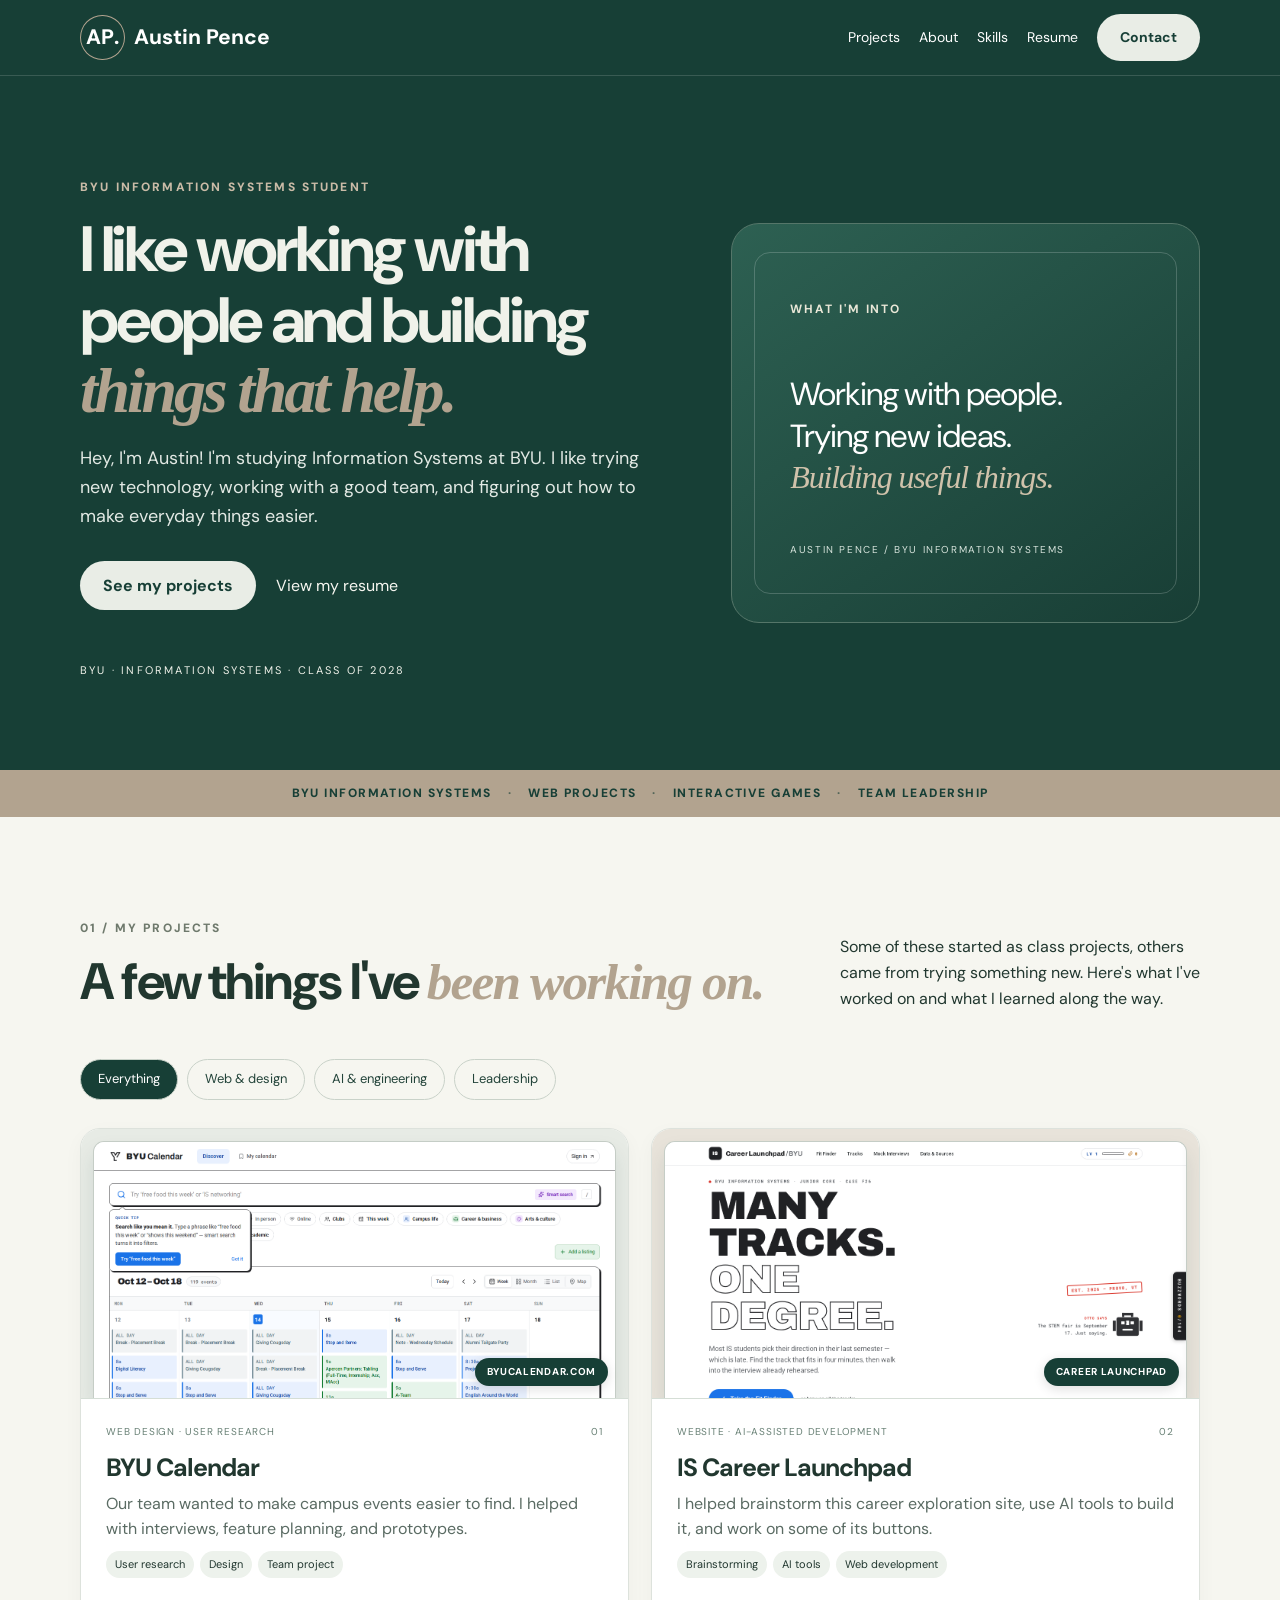
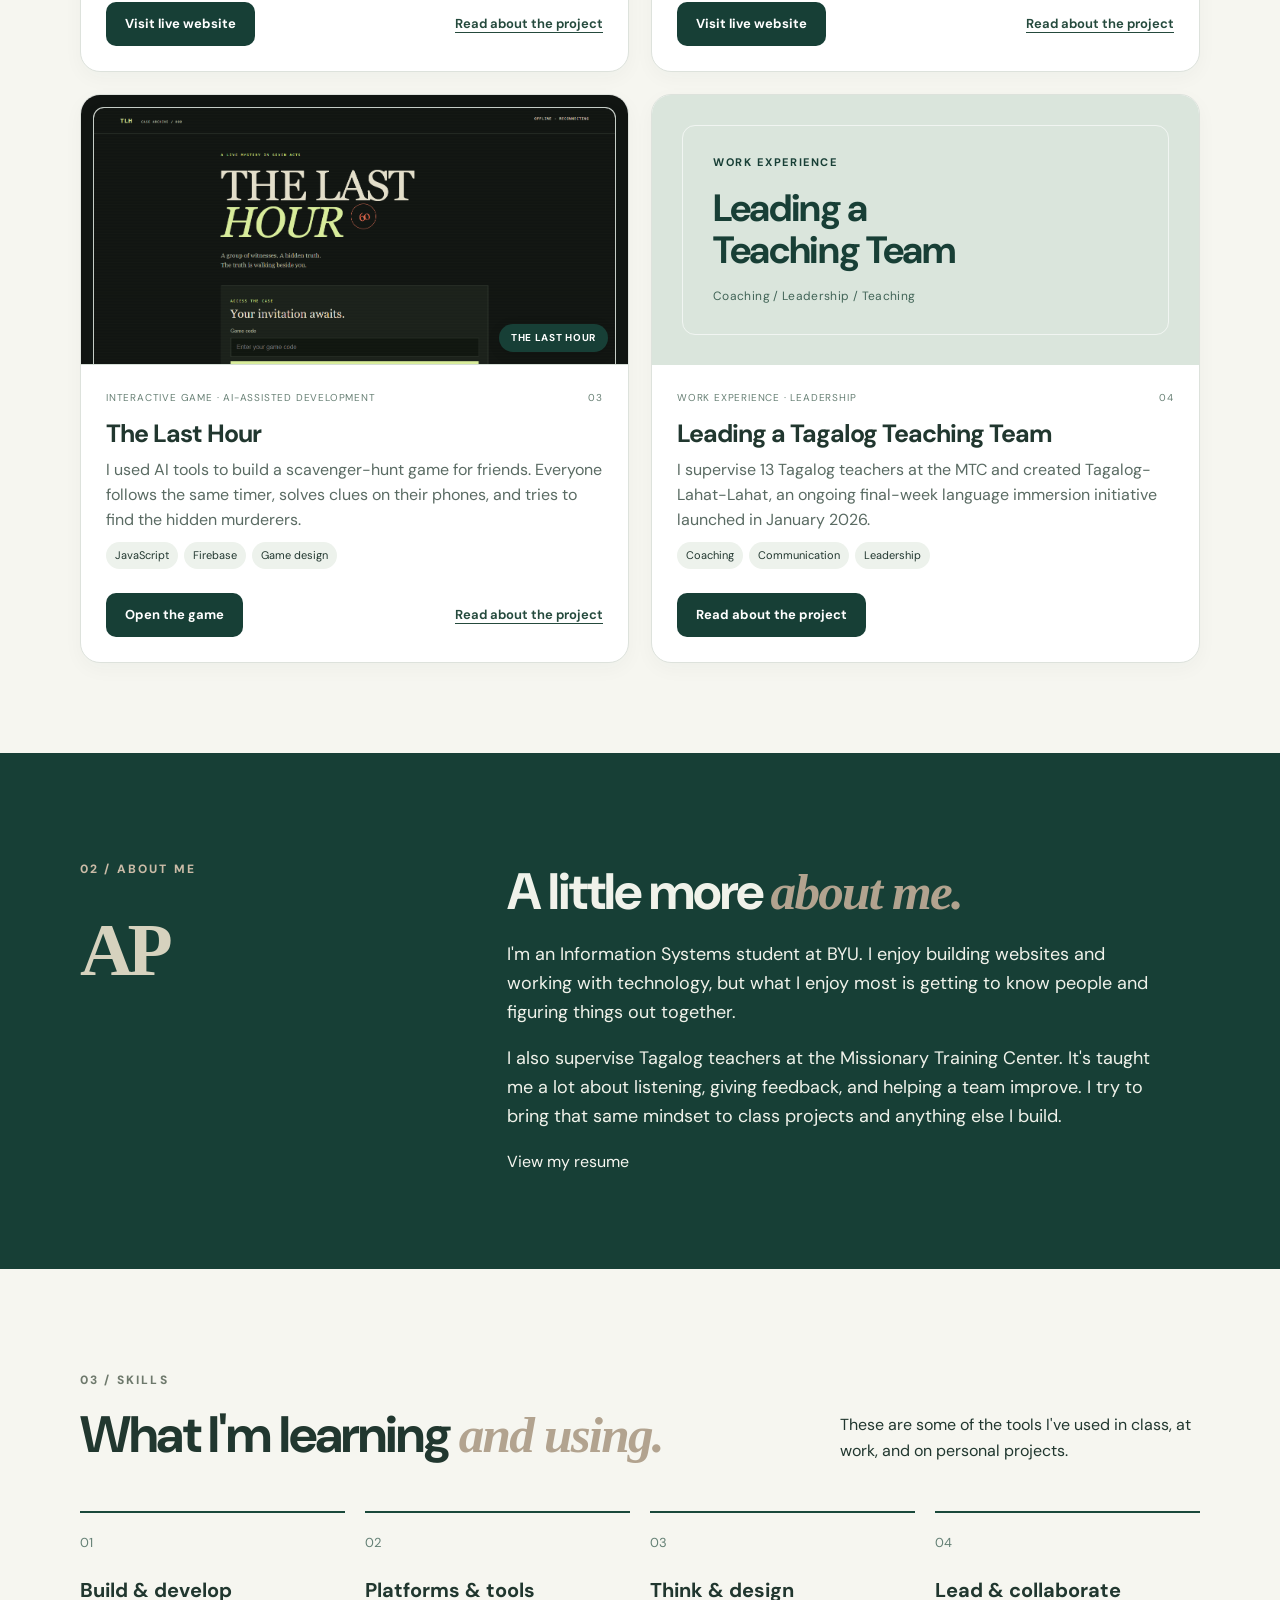
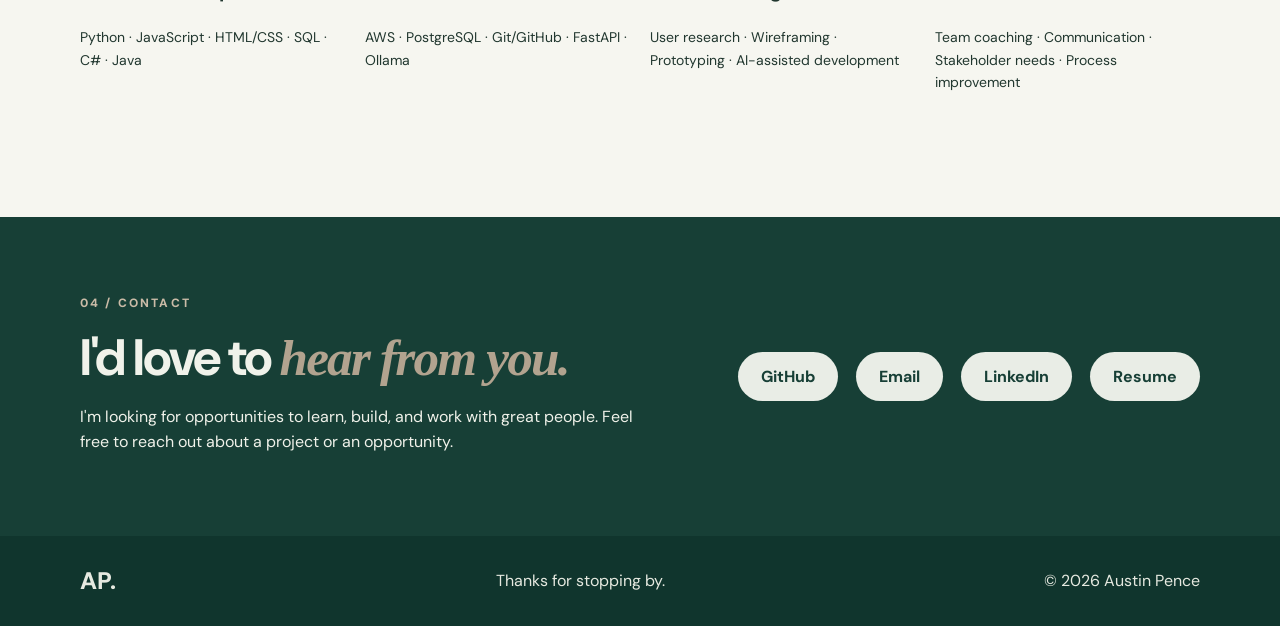
<file: index.html>
<!doctype html>
<html lang="en">
<head>
  <meta charset="utf-8">
  <meta name="viewport" content="width=device-width, initial-scale=1">
  <meta name="theme-color" content="#173f36">
  <meta name="description" content="I'm Austin Pence, an Information Systems student at BYU. Take a look at the websites, AI projects, and team work I've been part of.">
  <title>Austin Pence | Information Systems at BYU</title>
  <link rel="icon" href="assets/favicon.svg" type="image/svg+xml">
  <link rel="preconnect" href="https://fonts.googleapis.com">
  <link rel="preconnect" href="https://fonts.gstatic.com" crossorigin>
  <link href="https://fonts.googleapis.com/css2?family=DM+Sans:wght@400;500;600;700&family=Manrope:wght@400;500;600;700;800&display=swap" rel="stylesheet">
  <link rel="stylesheet" href="styles.css">
  <script defer src="site-config.js"></script>
  <script defer src="app.js"></script>
</head>
<body>
  <a class="skip-link" href="#main">Skip to content</a>
  <header class="site-header">
    <div class="container nav-wrap">
      <a class="wordmark" href="#top" aria-label="Austin Pence — home"><span class="wordmark-icon">AP<span>.</span></span><span class="wordmark-name">Austin Pence</span></a>
      <button class="menu-toggle" type="button" aria-label="Open navigation" aria-expanded="false" aria-controls="site-nav"><span></span><span></span><span></span></button>
      <nav id="site-nav" class="site-nav" aria-label="Primary navigation"><a href="#work">Projects</a><a href="#about">About</a><a href="#skills">Skills</a><a href="resume.html">Resume</a><a href="#contact" class="nav-contact">Contact</a></nav>
    </div>
  </header>
  <main id="main">
    <section class="hero" id="top" aria-labelledby="hero-title">
      <div class="container hero-grid">
        <div class="hero-copy">
          <p class="eyebrow eyebrow-light"><span class="dot"></span> BYU INFORMATION SYSTEMS STUDENT</p>
          <h1 id="hero-title">I like working with people and building <em>things that help.</em></h1>
          <p class="hero-description">Hey, I'm Austin! I'm studying Information Systems at BYU. I like trying new technology, working with a good team, and figuring out how to make everyday things easier.</p>
          <div class="hero-buttons"><a class="button button-cream" href="#work">See my projects</a><a class="text-link light-link" href="resume.html">View my resume</a></div>
          <div class="hero-caption"><span class="caption-rule"></span> BYU · INFORMATION SYSTEMS · CLASS OF 2028</div>
        </div>
        <div class="hero-art hero-simple" aria-hidden="true"><div class="hero-simple-inner"><p class="hero-simple-eyebrow">WHAT I'M INTO</p><p class="hero-simple-headline">Working with people.<br>Trying new ideas.<br><em>Building useful things.</em></p><p class="hero-simple-bottom">AUSTIN PENCE / BYU INFORMATION SYSTEMS</p></div></div>
      </div>
      <div class="hero-marquee" aria-hidden="true"><div class="container marquee-text">BYU INFORMATION SYSTEMS <span>·</span> WEB PROJECTS <span>·</span> INTERACTIVE GAMES <span>·</span> TEAM LEADERSHIP</div></div>
    </section>

    <section class="section work-section" id="work" aria-labelledby="work-title">
      <div class="container">
        <div class="section-intro"><div><p class="eyebrow dark-eyebrow">01 / MY PROJECTS</p><h2 id="work-title">A few things I've <em>been working on.</em></h2></div><p>Some of these started as class projects, others came from trying something new. Here's what I've worked on and what I learned along the way.</p></div>
        <div class="filter-list" role="group" aria-label="Filter projects"><button class="filter-chip active" data-filter="all" type="button" aria-pressed="true">Everything</button><button class="filter-chip" data-filter="product" type="button" aria-pressed="false">Web & design</button><button class="filter-chip" data-filter="engineering" type="button" aria-pressed="false">AI & engineering</button><button class="filter-chip" data-filter="leadership" type="button" aria-pressed="false">Leadership</button></div>
        <div class="project-grid">
          <article class="project-card" data-category="product">
            <a class="project-visual screenshot-visual visual-events" href="https://byucalendar.com/" target="_blank" rel="noopener noreferrer" aria-label="Open BYU Calendar website"><span class="screenshot-fallback">Preview of BYU Calendar</span><img class="site-screenshot" src="assets/byu-calendar-screenshot.png" alt="Screenshot of the BYU Calendar website" loading="lazy" referrerpolicy="no-referrer"><span class="screenshot-label">BYUCALENDAR.COM</span></a>
            <div class="project-info">
              <div class="project-meta"><span>WEB DESIGN · USER RESEARCH</span><span>01</span></div>
              <h3>BYU Calendar</h3>
              <p>Our team wanted to make campus events easier to find. I helped with interviews, feature planning, and prototypes.</p>
              <div class="tag-row"><span>User research</span><span>Design</span><span>Team project</span></div>
              <div class="project-actions"><a class="visit-site-button" href="https://byucalendar.com/" target="_blank" rel="noopener noreferrer">Visit live website</a><a class="project-details-link" href="projects/byu-events.html">Read about the project</a></div>
            </div>
          </article>
          <article class="project-card" data-category="product engineering">
            <a class="project-visual screenshot-visual visual-launchpad" href="https://jarin.dev/static/projects/career-launchpad/index.html" target="_blank" rel="noopener noreferrer" aria-label="Open IS Career Launchpad website"><span class="screenshot-fallback">Preview of IS Career Launchpad</span><img class="site-screenshot" src="assets/career-launchpad-screenshot.png" alt="Screenshot of the IS Career Launchpad website" loading="lazy" referrerpolicy="no-referrer"><span class="screenshot-label">CAREER LAUNCHPAD</span></a>
            <div class="project-info">
              <div class="project-meta"><span>WEBSITE · AI-ASSISTED DEVELOPMENT</span><span>02</span></div>
              <h3>IS Career Launchpad</h3>
              <p>I helped brainstorm this career exploration site, use AI tools to build it, and work on some of its buttons.</p>
              <div class="tag-row"><span>Brainstorming</span><span>AI tools</span><span>Web development</span></div>
              <div class="project-actions"><a class="visit-site-button" href="https://jarin.dev/static/projects/career-launchpad/index.html" target="_blank" rel="noopener noreferrer">Visit live website</a><a class="project-details-link" href="projects/career-launchpad.html">Read about the project</a></div>
            </div>
          </article>
          <article class="project-card" data-category="product engineering">
            <a class="project-visual screenshot-visual visual-last-hour" href="https://the-last-hour-c0ae6.web.app/" target="_blank" rel="noopener noreferrer" aria-label="Open The Last Hour game"><span class="screenshot-fallback">Preview of The Last Hour</span><img class="site-screenshot" src="assets/the-last-hour-screenshot.png" alt="The Last Hour mystery game with a sixty-minute countdown theme and an invitation-code entry screen" loading="lazy" referrerpolicy="no-referrer"><span class="screenshot-label">THE LAST HOUR</span></a>
            <div class="project-info">
              <div class="project-meta"><span>INTERACTIVE GAME · AI-ASSISTED DEVELOPMENT</span><span>03</span></div>
              <h3>The Last Hour</h3>
              <p>I used AI tools to build a scavenger-hunt game for friends. Everyone follows the same timer, solves clues on their phones, and tries to find the hidden murderers.</p>
              <div class="tag-row"><span>JavaScript</span><span>Firebase</span><span>Game design</span></div>
              <div class="project-actions"><a class="visit-site-button" href="https://the-last-hour-c0ae6.web.app/" target="_blank" rel="noopener noreferrer">Open the game</a><a class="project-details-link" href="projects/the-last-hour.html">Read about the project</a></div>
            </div>
          </article>
          <article class="project-card" data-category="leadership">
            <div class="project-visual plain-visual visual-leadership"><div class="plain-visual-content"><span class="plain-visual-label">WORK EXPERIENCE</span><span class="plain-visual-title">Leading a<br>Teaching Team</span><span class="plain-visual-subtitle">Coaching / Leadership / Teaching</span></div></div>
            <div class="project-info">
              <div class="project-meta"><span>WORK EXPERIENCE · LEADERSHIP</span><span>04</span></div>
              <h3>Leading a Tagalog Teaching Team</h3>
              <p>I supervise 13 Tagalog teachers at the MTC and created Tagalog-Lahat-Lahat, an ongoing final-week language immersion initiative launched in January 2026.</p>
              <div class="tag-row"><span>Coaching</span><span>Communication</span><span>Leadership</span></div>
              <div class="project-actions"><a class="visit-site-button" href="projects/mtc-leadership.html">Read about the project</a></div>
            </div>
          </article>
        </div>
      </div>
    </section>

    <section class="about-section" id="about" aria-labelledby="about-title"><div class="container about-grid"><div class="about-label"><p class="eyebrow eyebrow-light">02 / ABOUT ME</p><div class="about-emblem" aria-hidden="true"><span>AP</span></div></div><div class="about-copy"><h2 id="about-title">A little more <em>about me.</em></h2><p>I'm an Information Systems student at BYU. I enjoy building websites and working with technology, but what I enjoy most is getting to know people and figuring things out together.</p><p>I also supervise Tagalog teachers at the Missionary Training Center. It's taught me a lot about listening, giving feedback, and helping a team improve. I try to bring that same mindset to class projects and anything else I build.</p><a class="text-link light-link" href="resume.html">View my resume</a></div></div></section>

    <section class="section skills-section" id="skills" aria-labelledby="skills-title"><div class="container"><div class="section-intro"><div><p class="eyebrow dark-eyebrow">03 / SKILLS</p><h2 id="skills-title">What I'm learning <em>and using.</em></h2></div><p>These are some of the tools I've used in class, at work, and on personal projects.</p></div><div class="skills-grid"><div class="skill-group"><div class="skill-no">01</div><h3>Build & develop</h3><p>Python · JavaScript · HTML/CSS · SQL · C# · Java</p></div><div class="skill-group"><div class="skill-no">02</div><h3>Platforms & tools</h3><p>AWS · PostgreSQL · Git/GitHub · FastAPI · Ollama</p></div><div class="skill-group"><div class="skill-no">03</div><h3>Think & design</h3><p>User research · Wireframing · Prototyping · AI-assisted development</p></div><div class="skill-group"><div class="skill-no">04</div><h3>Lead & collaborate</h3><p>Team coaching · Communication · Stakeholder needs · Process improvement</p></div></div></div></section>

    <section class="contact-section" id="contact" aria-labelledby="contact-title"><div class="container contact-box"><div><p class="eyebrow eyebrow-light">04 / CONTACT</p><h2 id="contact-title">I'd love to <em>hear from you.</em></h2><p>I'm looking for opportunities to learn, build, and work with great people. Feel free to reach out about a project or an opportunity.</p></div><div class="contact-actions" id="contact-actions"><p class="contact-setup">LinkedIn, resume, email, and GitHub links are below.</p></div></div></section>
  </main>
  <footer class="site-footer"><div class="container footer-inner"><a href="#top" class="footer-brand">AP<span>.</span></a><span>Thanks for stopping by.</span><span>© <span id="year">2026</span> Austin Pence</span></div></footer>
</body>
</html>
</file>
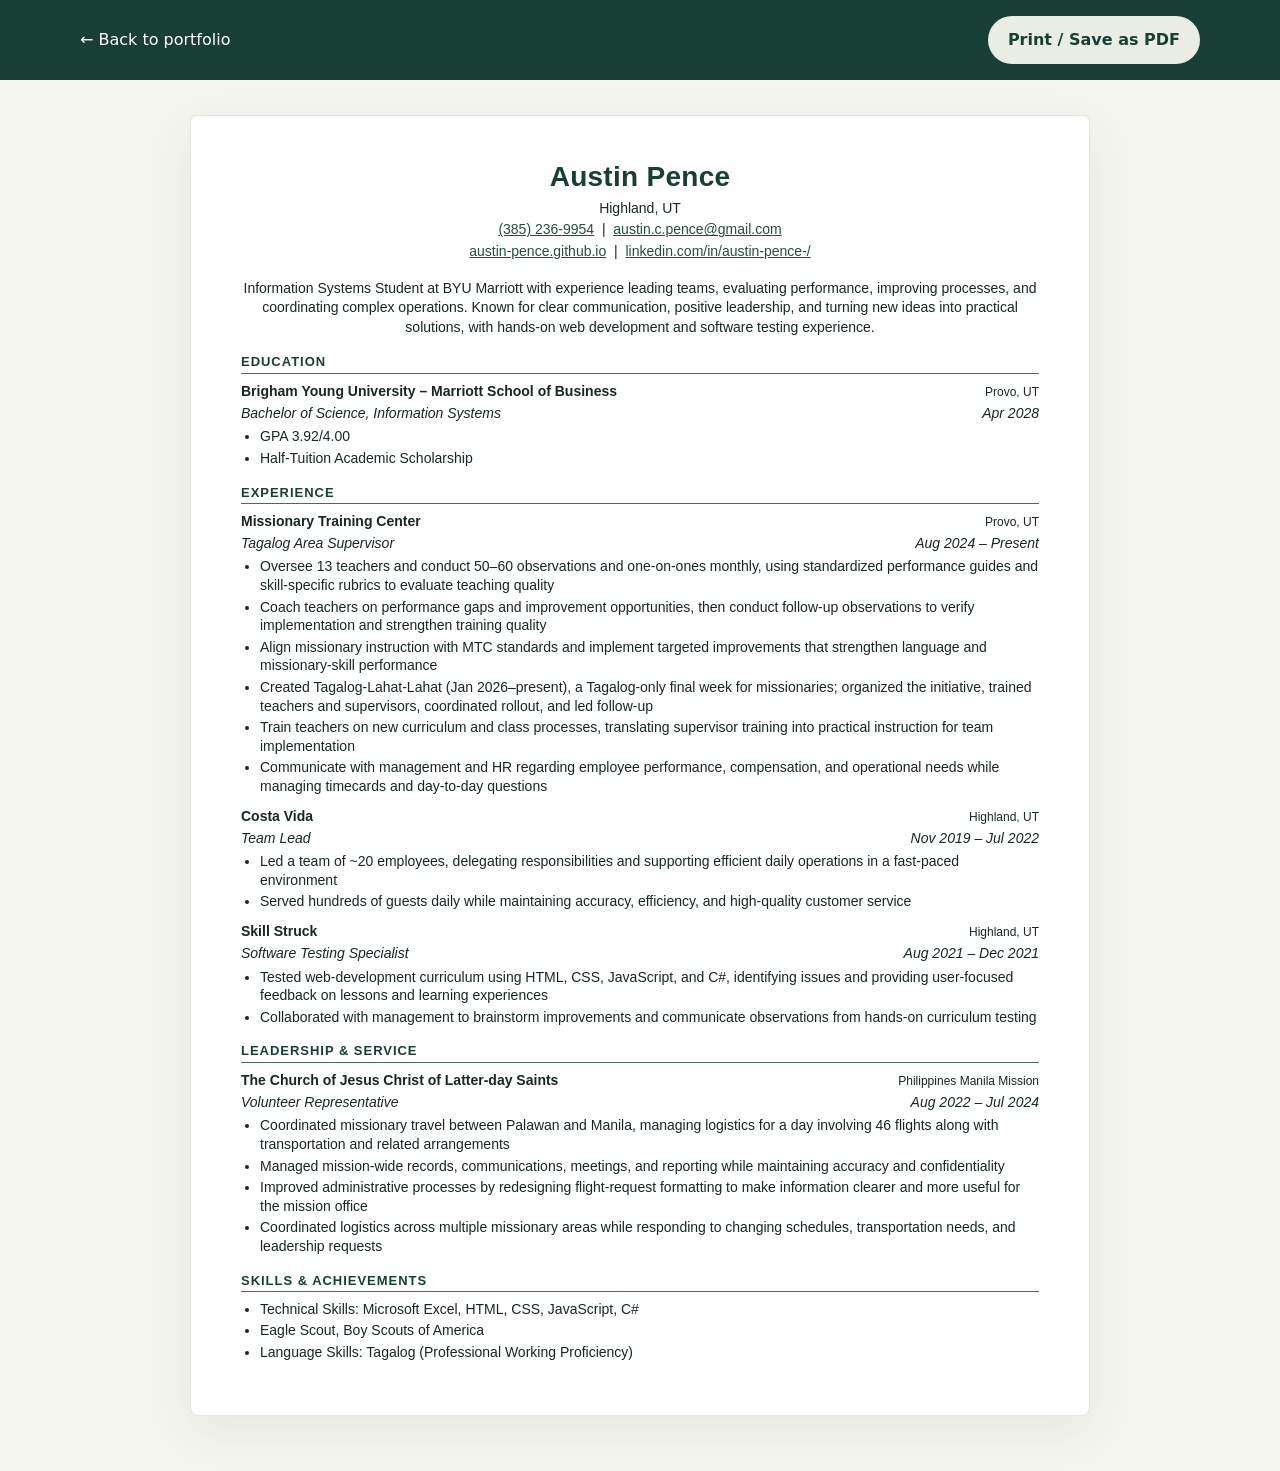
<file: resume.html>
<!doctype html>
<html lang="en">
<head>
<meta charset="utf-8"><meta name="viewport" content="width=device-width,initial-scale=1">
<meta name="theme-color" content="#173f36">
<title>Resume | Austin Pence</title>
<meta name="description" content="Resume of Austin Pence, BYU Information Systems student.">
<link rel="icon" href="assets/favicon.svg">
<link rel="stylesheet" href="styles.css">
<style>
.resume-toolbar{background:#173f36;color:#fff;padding:16px 0}.resume-toolbar .container{display:flex;justify-content:space-between;align-items:center;gap:12px}.resume-toolbar a{color:white;text-decoration:none}.resume-toolbar button{background:#e9ede6;border:0;border-radius:30px;padding:11px 20px;color:#173f36;font-weight:700}
.resume-page{width:min(900px,94%);margin:35px auto 55px;padding:42px 50px;background:#fff;box-shadow:0 15px 50px #173f3615;border:1px solid #e2e7e0;border-radius:8px;font:14px/1.33 Arial,Helvetica,sans-serif;color:#172822}
.resume-head{text-align:center;margin-bottom:17px}.resume-head h1{font-size:28px;letter-spacing:.01em;margin:0 0 4px;color:#173f36}.resume-head p{margin:3px 0}.resume-head a{color:#234e43;text-decoration:underline}
.resume-summary{text-align:center;margin:18px 0 16px;line-height:1.4}
.resume-page h2{font-size:13px;letter-spacing:.075em;color:#173f36;border-bottom:1px solid #456c61;margin:16px 0 8px;padding-bottom:2px}
.resume-role{display:flex;justify-content:space-between;gap:16px;align-items:baseline;font-weight:bold}.resume-role span:last-child{font-size:12px;font-weight:normal;white-space:nowrap}.resume-subrole{display:flex;justify-content:space-between;gap:16px;font-style:italic;margin-top:3px}
.resume-page ul{padding-left:19px;margin:5px 0 11px}.resume-page li{margin:3px 0}
.resume-page a:focus-visible{outline:2px solid #a88f67}
@media(max-width:690px){.resume-page{padding:26px 22px}.resume-role,.resume-subrole{display:block}.resume-role span:last-child{display:block;white-space:normal}.resume-head a{overflow-wrap:anywhere}.resume-toolbar .container{flex-wrap:wrap}}
@media print{@page{size:letter;margin:.38in}.resume-toolbar{display:none}.resume-page{width:100%;padding:0;margin:0;border:0;box-shadow:none;font-size:9pt;line-height:1.18}.resume-head h1{font-size:17pt}.resume-summary{margin:7px 0}.resume-page h2{margin:9px 0 4px;font-size:9pt}.resume-page li{margin:1px 0}.resume-page ul{margin:3px 0 7px}.resume-role span:last-child,.resume-subrole{font-size:8.4pt}.resume-page a{color:inherit}}
</style>
</head>
<body><div class="resume-toolbar"><div class="container"><a href="index.html">← Back to portfolio</a><button type="button" onclick="window.print()">Print / Save as PDF</button></div></div>
<main class="resume-page">
<header class="resume-head"><h1>Austin Pence</h1>
<p>Highland, UT</p>
<p><a href="tel:+13852369954">(385) 236-9954</a> &nbsp;|&nbsp; <a href="mailto:austin.c.pence@gmail.com">austin.c.pence@gmail.com</a></p>
<p><a href="https://austin-pence.github.io/">austin-pence.github.io</a> &nbsp;|&nbsp; <a href="https://www.linkedin.com/in/austin-pence-/" target="_blank" rel="noopener noreferrer">linkedin.com/in/austin-pence-/</a></p>
</header>
<p class="resume-summary">Information Systems Student at BYU Marriott with experience leading teams, evaluating performance, improving processes, and coordinating complex operations. Known for clear communication, positive leadership, and turning new ideas into practical solutions, with hands-on web development and software testing experience.</p>
<section><h2>EDUCATION</h2><div class="resume-role"><span>Brigham Young University – Marriott School of Business</span><span>Provo, UT</span></div><div class="resume-subrole"><span>Bachelor of Science, Information Systems</span><span>Apr 2028</span></div><ul><li>GPA 3.92/4.00</li><li>Half-Tuition Academic Scholarship</li></ul></section>
<section><h2>EXPERIENCE</h2>
<div class="resume-role"><span>Missionary Training Center</span><span>Provo, UT</span></div><div class="resume-subrole"><span>Tagalog Area Supervisor</span><span>Aug 2024 – Present</span></div>
<ul><li>Oversee 13 teachers and conduct 50–60 observations and one-on-ones monthly, using standardized performance guides and skill-specific rubrics to evaluate teaching quality</li>
<li>Coach teachers on performance gaps and improvement opportunities, then conduct follow-up observations to verify implementation and strengthen training quality</li>
<li>Align missionary instruction with MTC standards and implement targeted improvements that strengthen language and missionary-skill performance</li>
<li>Created Tagalog-Lahat-Lahat (Jan 2026–present), a Tagalog-only final week for missionaries; organized the initiative, trained teachers and supervisors, coordinated rollout, and led follow-up</li>
<li>Train teachers on new curriculum and class processes, translating supervisor training into practical instruction for team implementation</li>
<li>Communicate with management and HR regarding employee performance, compensation, and operational needs while managing timecards and day-to-day questions</li></ul>
<div class="resume-role"><span>Costa Vida</span><span>Highland, UT</span></div><div class="resume-subrole"><span>Team Lead</span><span>Nov 2019 – Jul 2022</span></div>
<ul><li>Led a team of ~20 employees, delegating responsibilities and supporting efficient daily operations in a fast-paced environment</li><li>Served hundreds of guests daily while maintaining accuracy, efficiency, and high-quality customer service</li></ul>
<div class="resume-role"><span>Skill Struck</span><span>Highland, UT</span></div><div class="resume-subrole"><span>Software Testing Specialist</span><span>Aug 2021 – Dec 2021</span></div>
<ul><li>Tested web-development curriculum using HTML, CSS, JavaScript, and C#, identifying issues and providing user-focused feedback on lessons and learning experiences</li><li>Collaborated with management to brainstorm improvements and communicate observations from hands-on curriculum testing</li></ul></section>
<section><h2>LEADERSHIP &amp; SERVICE</h2>
<div class="resume-role"><span>The Church of Jesus Christ of Latter-day Saints</span><span>Philippines Manila Mission</span></div><div class="resume-subrole"><span>Volunteer Representative</span><span>Aug 2022 – Jul 2024</span></div>
<ul><li>Coordinated missionary travel between Palawan and Manila, managing logistics for a day involving 46 flights along with transportation and related arrangements</li>
<li>Managed mission-wide records, communications, meetings, and reporting while maintaining accuracy and confidentiality</li>
<li>Improved administrative processes by redesigning flight-request formatting to make information clearer and more useful for the mission office</li>
<li>Coordinated logistics across multiple missionary areas while responding to changing schedules, transportation needs, and leadership requests</li></ul></section>
<section><h2>SKILLS &amp; ACHIEVEMENTS</h2><ul><li>Technical Skills: Microsoft Excel, HTML, CSS, JavaScript, C#</li><li>Eagle Scout, Boy Scouts of America</li><li>Language Skills: Tagalog (Professional Working Proficiency)</li></ul></section>
</main></body></html>
</file>
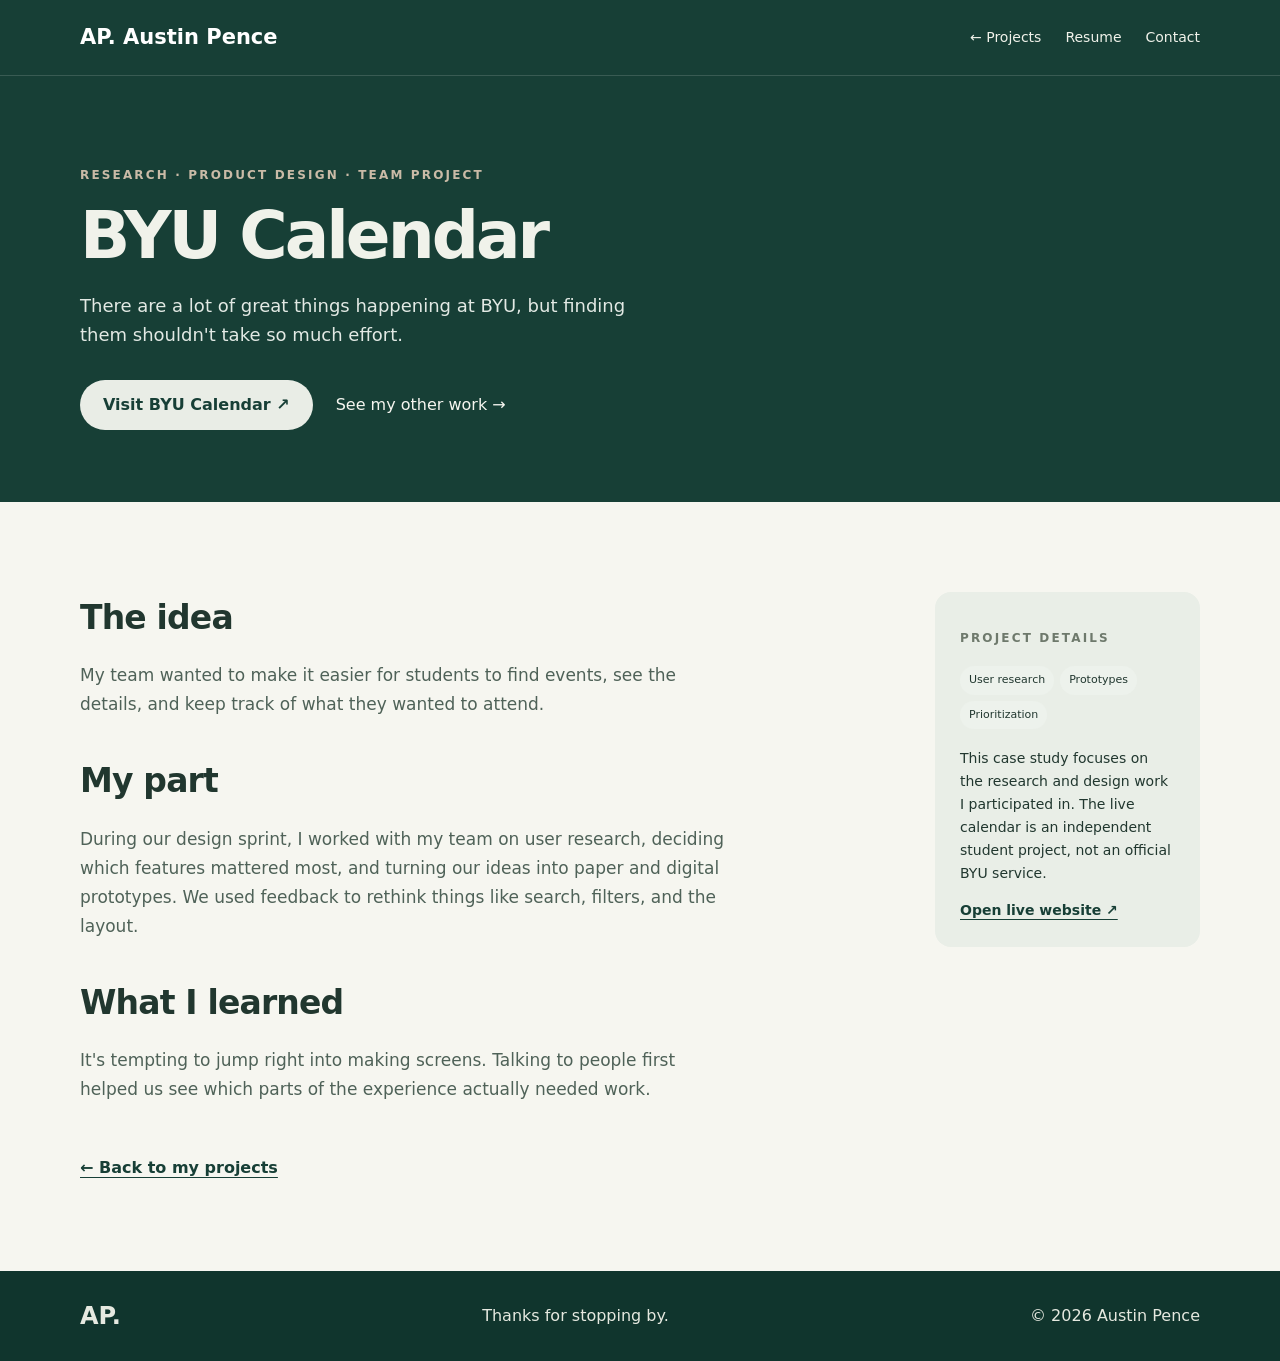
<file: projects/byu-events.html>
<!doctype html>
<html lang="en"><head><meta charset="utf-8"><meta name="viewport" content="width=device-width,initial-scale=1"><meta name="theme-color" content="#173f36"><title>BYU Calendar | Austin Pence</title><link rel="stylesheet" href="../styles.css"><link rel="icon" href="../assets/favicon.svg"></head>
<body><a class="skip-link" href="#main">Skip to content</a><header class="site-header"><div class="container nav-wrap"><a class="wordmark" href="../index.html" aria-label="Austin Pence homepage">AP. Austin Pence</a><nav class="detail-nav" aria-label="Project navigation"><a href="../index.html#work">← Projects</a><a href="../resume.html">Resume</a><a href="../index.html#contact">Contact</a></nav></div></header>
<main id="main"><section class="hero detail-hero"><div class="container"><p class="eyebrow">Research · Product Design · Team Project</p><h1>BYU Calendar</h1><p class="hero-description">There are a lot of great things happening at BYU, but finding them shouldn't take so much effort.</p><div class="detail-hero-actions"><a class="button" href="https://byucalendar.com/" target="_blank" rel="noopener noreferrer">Visit BYU Calendar ↗</a><a class="light-link" href="../index.html#work">See my other work →</a></div></div></section>
<section class="section"><div class="container case-layout"><div class="case-content"><section><h2>The idea</h2><p>My team wanted to make it easier for students to find events, see the details, and keep track of what they wanted to attend.</p></section><section><h2>My part</h2><p>During our design sprint, I worked with my team on user research, deciding which features mattered most, and turning our ideas into paper and digital prototypes. We used feedback to rethink things like search, filters, and the layout.</p></section><section><h2>What I learned</h2><p>It's tempting to jump right into making screens. Talking to people first helped us see which parts of the experience actually needed work.</p></section><a href="../index.html#work" class="back-link">← Back to my projects</a></div><aside class="case-aside"><p class="eyebrow dark-eyebrow">PROJECT DETAILS</p><div class="tag-row"><span>User research</span><span>Prototypes</span><span>Prioritization</span></div><p>This case study focuses on the research and design work I participated in. The live calendar is an independent student project, not an official BYU service.</p><a href="https://byucalendar.com/" target="_blank" rel="noopener noreferrer">Open live website ↗</a></aside></div></section></main>
<footer class="site-footer"><div class="container footer-inner"><a href="../index.html" class="footer-brand">AP<span>.</span></a><span>Thanks for stopping by.</span><span>© 2026 Austin Pence</span></div></footer></body></html>
</file>
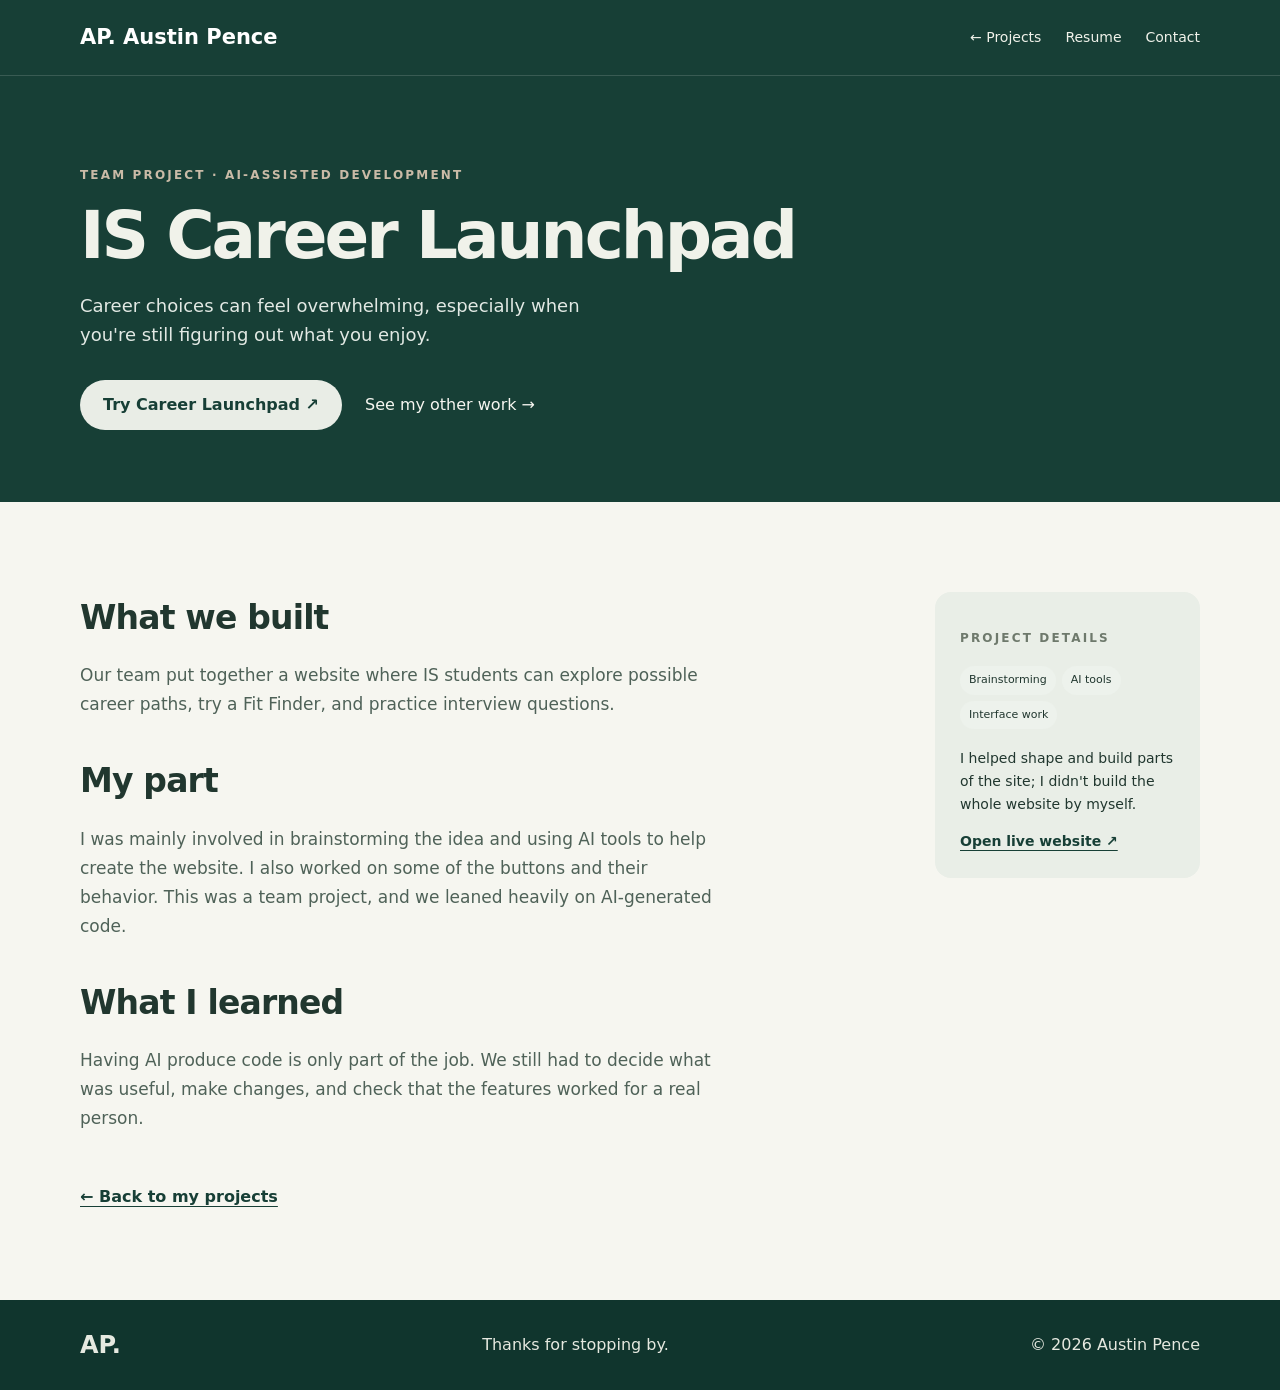
<file: projects/career-launchpad.html>
<!doctype html>
<html lang="en"><head><meta charset="utf-8"><meta name="viewport" content="width=device-width,initial-scale=1"><meta name="theme-color" content="#173f36"><title>IS Career Launchpad | Austin Pence</title><link rel="stylesheet" href="../styles.css"><link rel="icon" href="../assets/favicon.svg"></head>
<body><a class="skip-link" href="#main">Skip to content</a><header class="site-header"><div class="container nav-wrap"><a class="wordmark" href="../index.html" aria-label="Austin Pence homepage">AP. Austin Pence</a><nav class="detail-nav" aria-label="Project navigation"><a href="../index.html#work">← Projects</a><a href="../resume.html">Resume</a><a href="../index.html#contact">Contact</a></nav></div></header>
<main id="main"><section class="hero detail-hero"><div class="container"><p class="eyebrow">Team Project · AI-Assisted Development</p><h1>IS Career Launchpad</h1><p class="hero-description">Career choices can feel overwhelming, especially when you're still figuring out what you enjoy.</p><div class="detail-hero-actions"><a class="button" href="https://jarin.dev/static/projects/career-launchpad/index.html" target="_blank" rel="noopener noreferrer">Try Career Launchpad ↗</a><a class="light-link" href="../index.html#work">See my other work →</a></div></div></section>
<section class="section"><div class="container case-layout"><div class="case-content"><section><h2>What we built</h2><p>Our team put together a website where IS students can explore possible career paths, try a Fit Finder, and practice interview questions.</p></section><section><h2>My part</h2><p>I was mainly involved in brainstorming the idea and using AI tools to help create the website. I also worked on some of the buttons and their behavior. This was a team project, and we leaned heavily on AI-generated code.</p></section><section><h2>What I learned</h2><p>Having AI produce code is only part of the job. We still had to decide what was useful, make changes, and check that the features worked for a real person.</p></section><a href="../index.html#work" class="back-link">← Back to my projects</a></div><aside class="case-aside"><p class="eyebrow dark-eyebrow">PROJECT DETAILS</p><div class="tag-row"><span>Brainstorming</span><span>AI tools</span><span>Interface work</span></div><p>I helped shape and build parts of the site; I didn't build the whole website by myself.</p><a href="https://jarin.dev/static/projects/career-launchpad/index.html" target="_blank" rel="noopener noreferrer">Open live website ↗</a></aside></div></section></main>
<footer class="site-footer"><div class="container footer-inner"><a href="../index.html" class="footer-brand">AP<span>.</span></a><span>Thanks for stopping by.</span><span>© 2026 Austin Pence</span></div></footer></body></html>
</file>
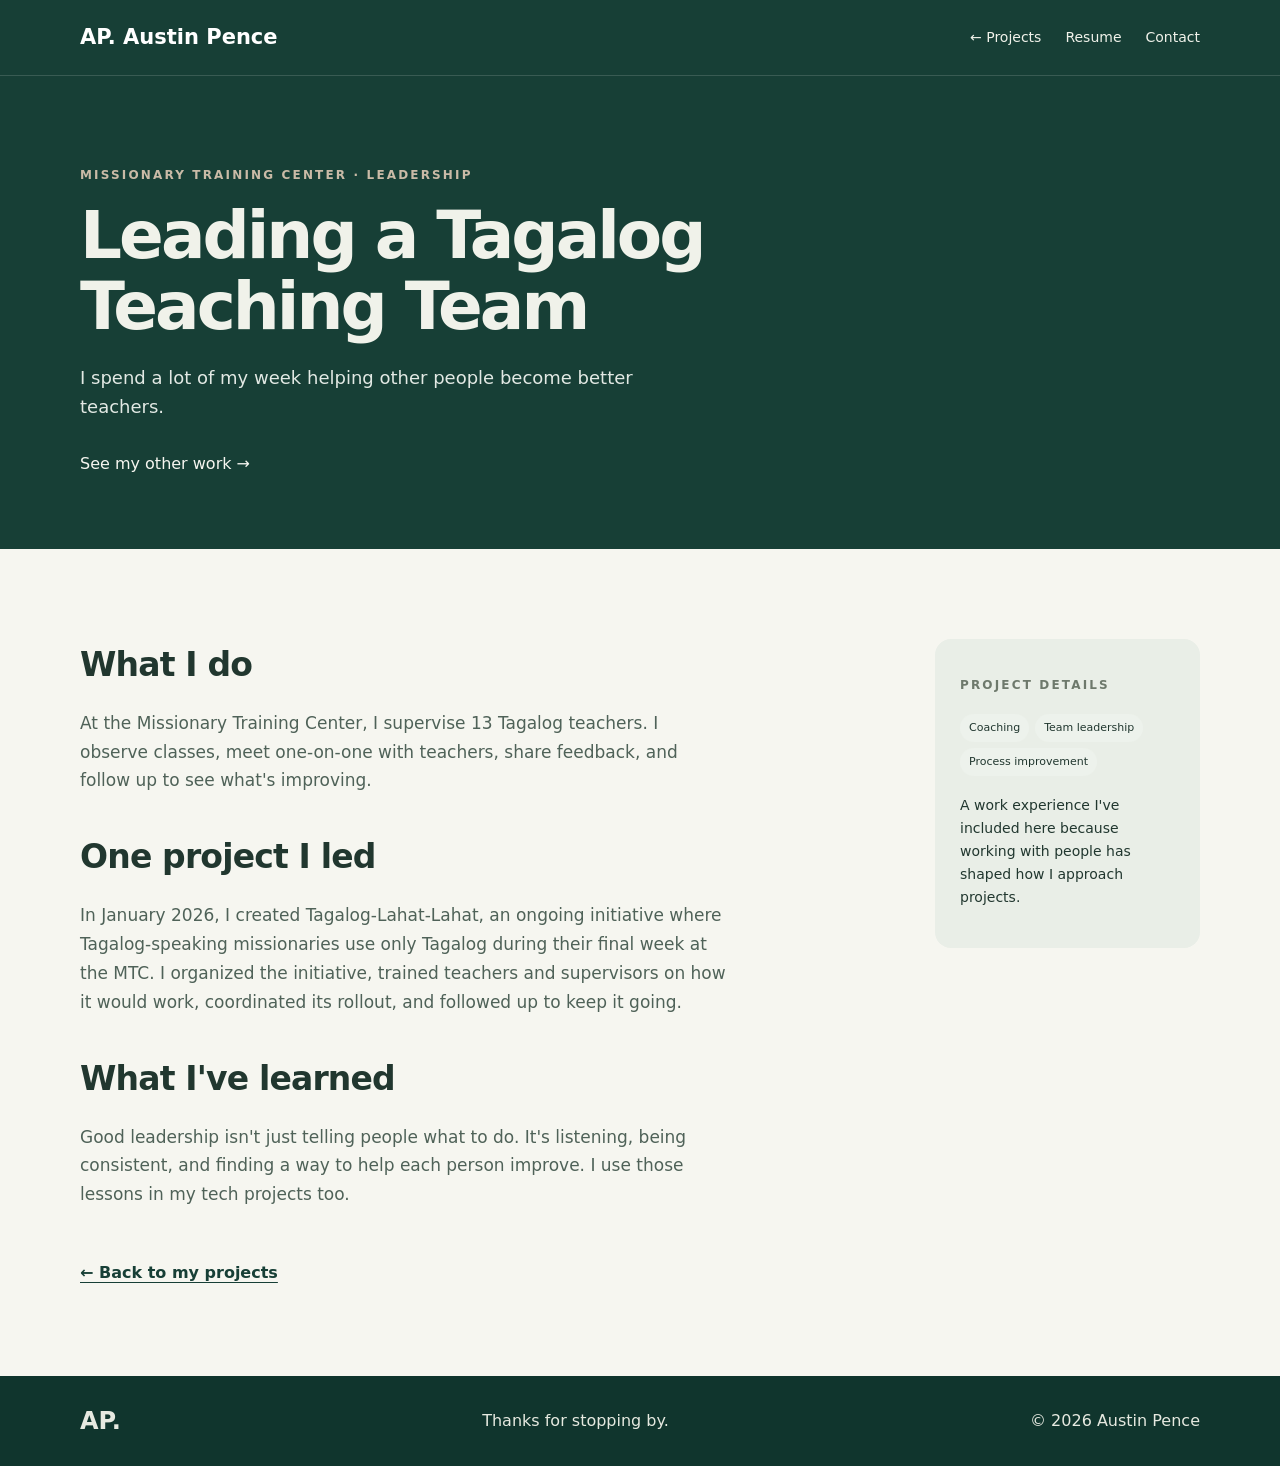
<file: projects/mtc-leadership.html>
<!doctype html>
<html lang="en"><head><meta charset="utf-8"><meta name="viewport" content="width=device-width,initial-scale=1"><meta name="theme-color" content="#173f36"><title>Leading a Tagalog Teaching Team | Austin Pence</title><link rel="stylesheet" href="../styles.css"><link rel="icon" href="../assets/favicon.svg"></head>
<body><a class="skip-link" href="#main">Skip to content</a><header class="site-header"><div class="container nav-wrap"><a class="wordmark" href="../index.html" aria-label="Austin Pence homepage">AP. Austin Pence</a><nav class="detail-nav" aria-label="Project navigation"><a href="../index.html#work">← Projects</a><a href="../resume.html">Resume</a><a href="../index.html#contact">Contact</a></nav></div></header>
<main id="main"><section class="hero detail-hero"><div class="container"><p class="eyebrow">Missionary Training Center · Leadership</p><h1>Leading a Tagalog Teaching Team</h1><p class="hero-description">I spend a lot of my week helping other people become better teachers.</p><div class="detail-hero-actions"><a class="light-link" href="../index.html#work">See my other work →</a></div></div></section>
<section class="section"><div class="container case-layout"><div class="case-content"><section><h2>What I do</h2><p>At the Missionary Training Center, I supervise 13 Tagalog teachers. I observe classes, meet one-on-one with teachers, share feedback, and follow up to see what's improving.</p></section><section><h2>One project I led</h2><p>In January 2026, I created Tagalog-Lahat-Lahat, an ongoing initiative where Tagalog-speaking missionaries use only Tagalog during their final week at the MTC. I organized the initiative, trained teachers and supervisors on how it would work, coordinated its rollout, and followed up to keep it going.</p></section><section><h2>What I've learned</h2><p>Good leadership isn't just telling people what to do. It's listening, being consistent, and finding a way to help each person improve. I use those lessons in my tech projects too.</p></section><a href="../index.html#work" class="back-link">← Back to my projects</a></div><aside class="case-aside"><p class="eyebrow dark-eyebrow">PROJECT DETAILS</p><div class="tag-row"><span>Coaching</span><span>Team leadership</span><span>Process improvement</span></div><p>A work experience I've included here because working with people has shaped how I approach projects.</p></aside></div></section></main>
<footer class="site-footer"><div class="container footer-inner"><a href="../index.html" class="footer-brand">AP<span>.</span></a><span>Thanks for stopping by.</span><span>© 2026 Austin Pence</span></div></footer></body></html>
</file>
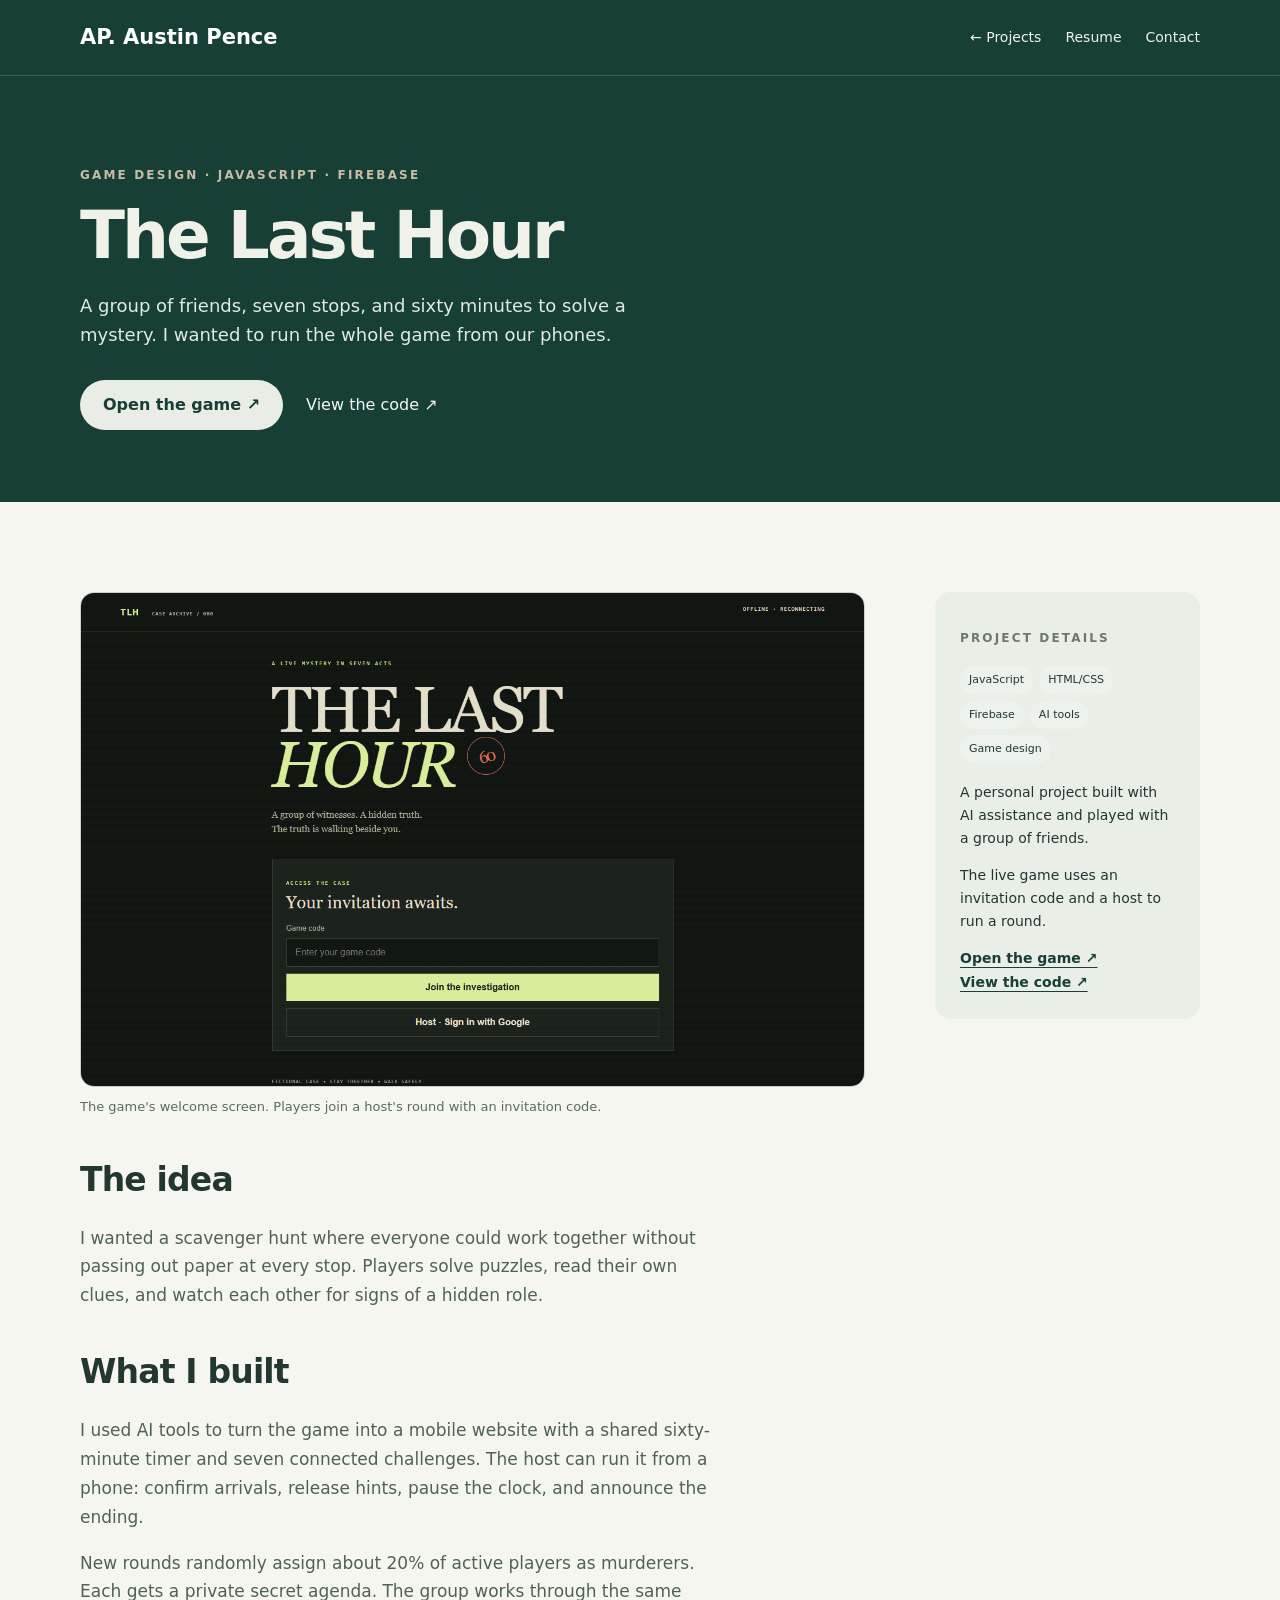
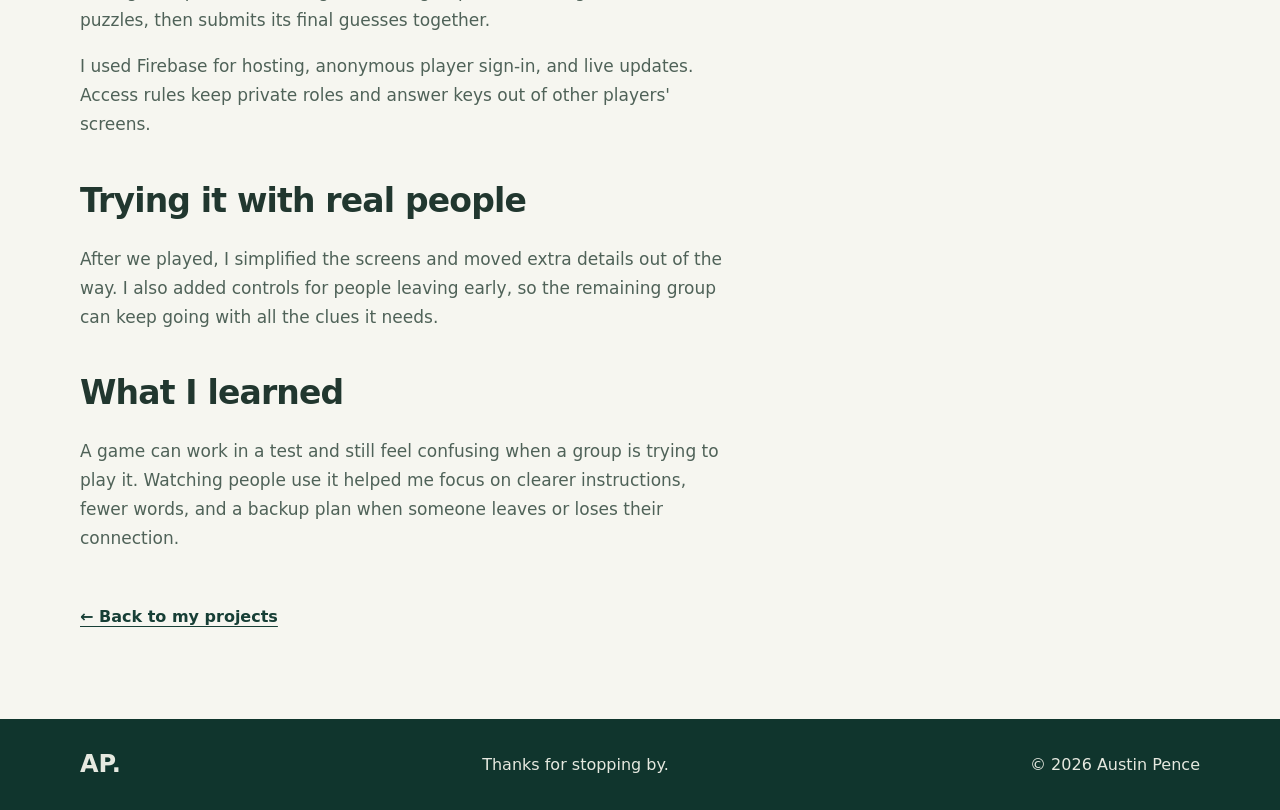
<file: projects/ollama-chatbot.html>
<!doctype html><html lang="en"><head><meta charset="utf-8"><meta name="viewport" content="width=device-width,initial-scale=1"><meta http-equiv="refresh" content="0;url=the-last-hour.html"><link rel="canonical" href="https://austin-pence.github.io/projects/the-last-hour.html"><title>The Last Hour | Austin Pence</title></head><body><p>This project page has been replaced with <a href="the-last-hour.html">The Last Hour</a>.</p></body></html>
</file>
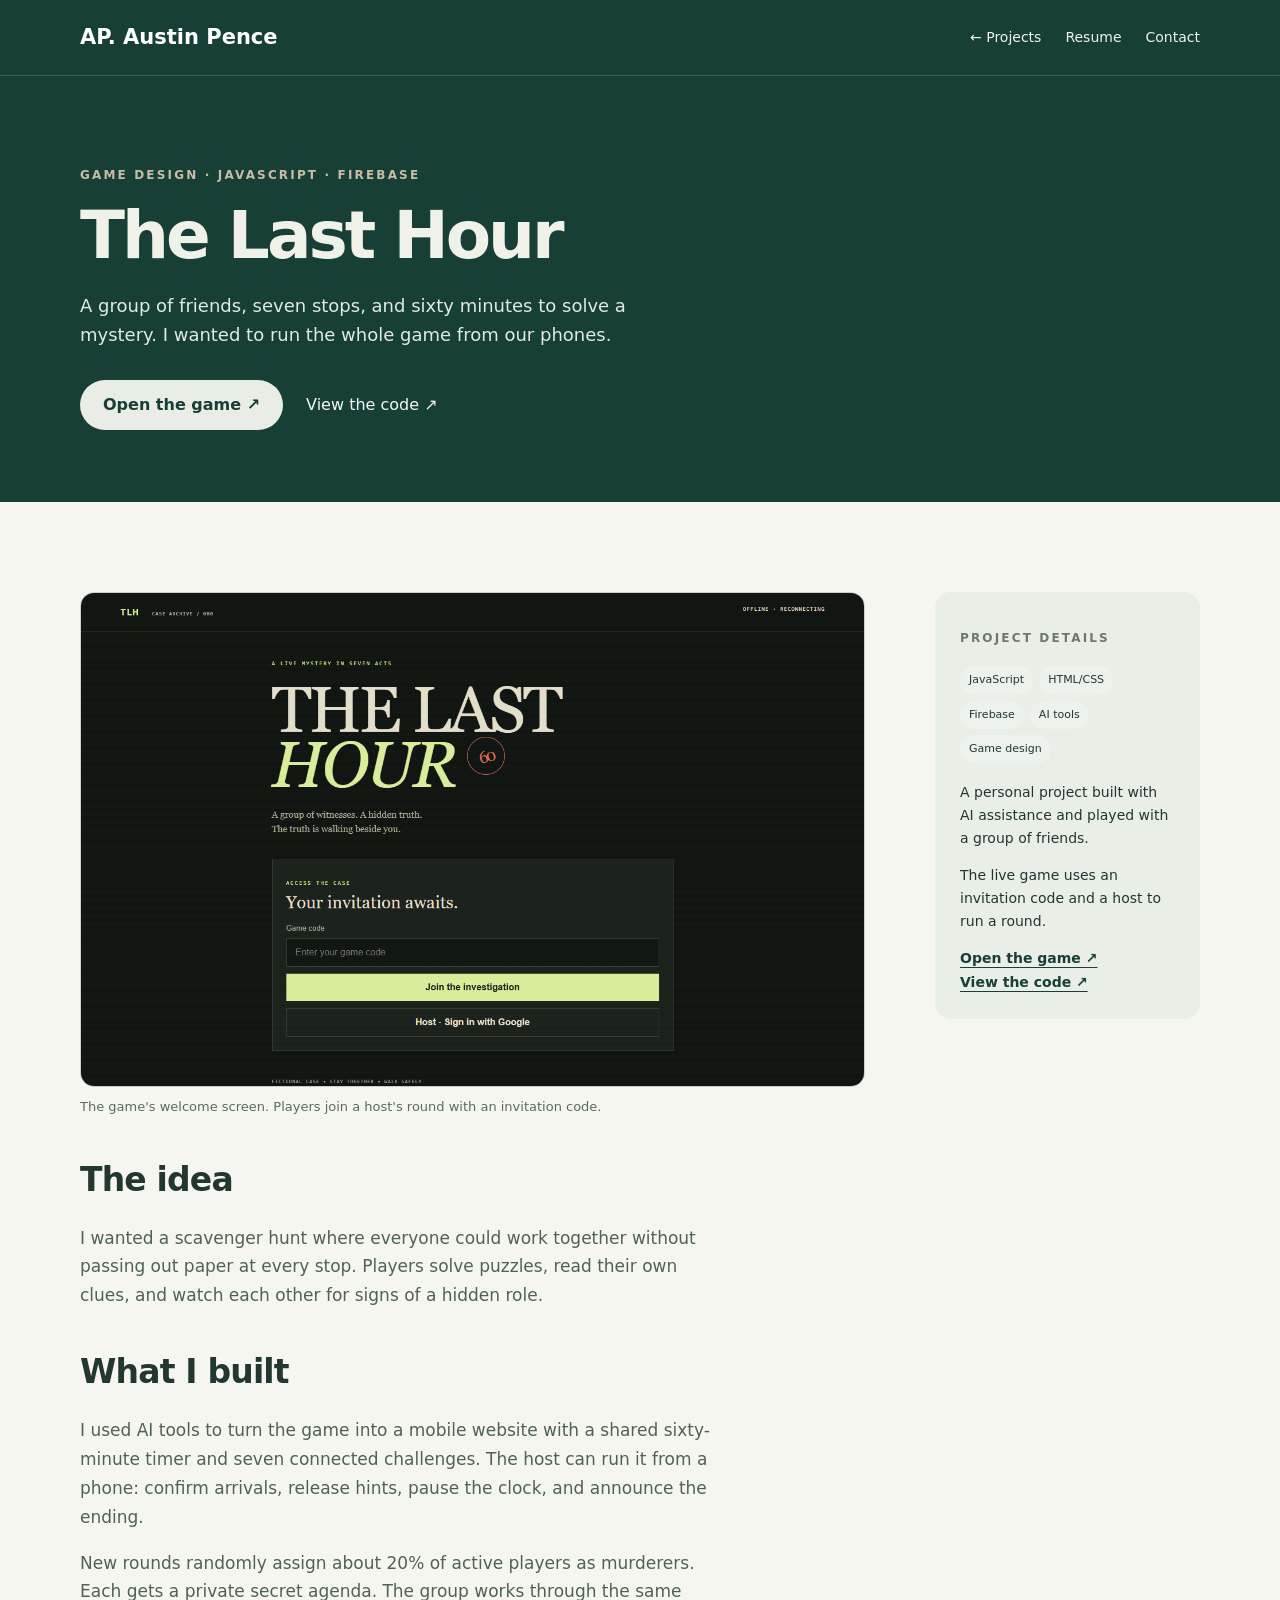
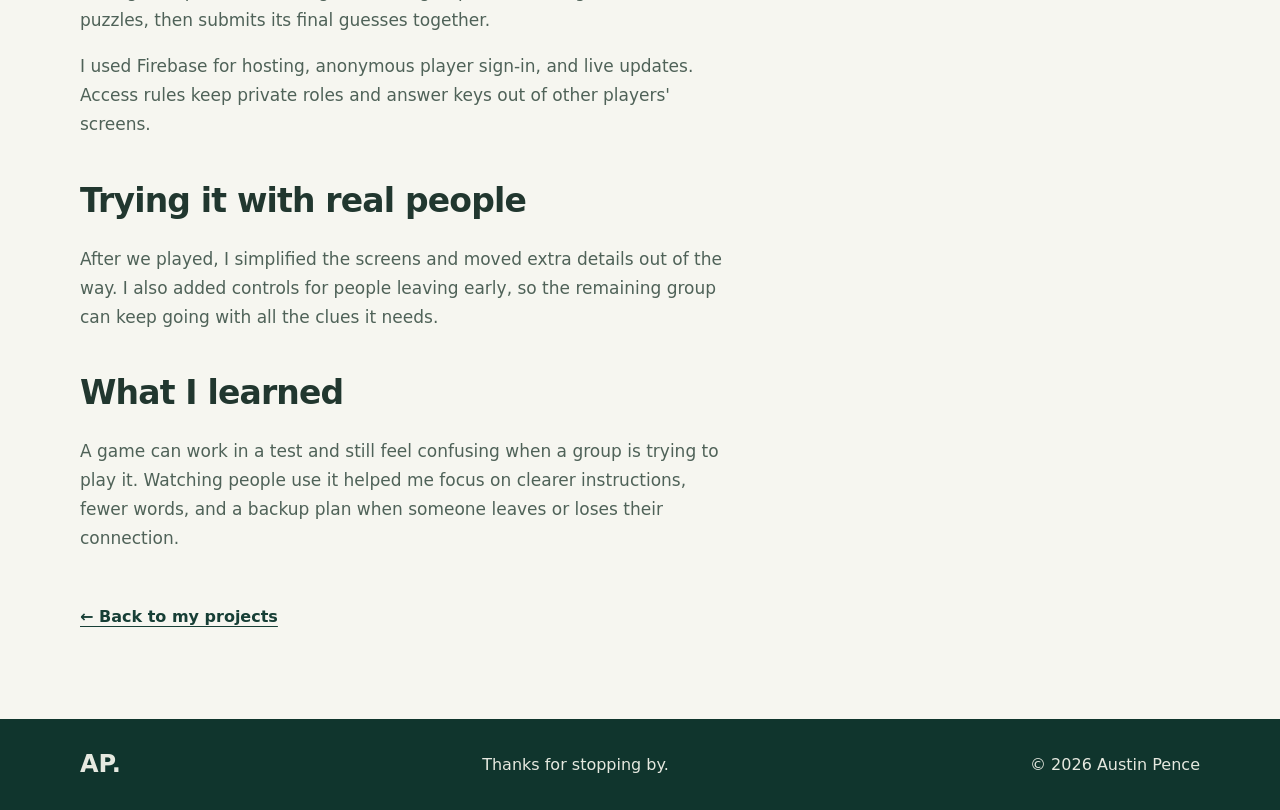
<file: projects/the-last-hour.html>
<!doctype html>
<html lang="en"><head><meta charset="utf-8"><meta name="viewport" content="width=device-width,initial-scale=1"><meta name="theme-color" content="#173f36"><meta name="description" content="The Last Hour: a mobile scavenger-hunt mystery Austin Pence built with AI tools, JavaScript, and Firebase."><title>The Last Hour | Austin Pence</title><link rel="stylesheet" href="../styles.css"><link rel="icon" href="../assets/favicon.svg"></head>
<body><a class="skip-link" href="#main">Skip to content</a><header class="site-header"><div class="container nav-wrap"><a class="wordmark" href="../index.html" aria-label="Austin Pence homepage">AP. Austin Pence</a><nav class="detail-nav" aria-label="Project navigation"><a href="../index.html#work">← Projects</a><a href="../resume.html">Resume</a><a href="../index.html#contact">Contact</a></nav></div></header>
<main id="main"><section class="hero detail-hero"><div class="container"><p class="eyebrow">Game Design · JavaScript · Firebase</p><h1>The Last Hour</h1><p class="hero-description">A group of friends, seven stops, and sixty minutes to solve a mystery. I wanted to run the whole game from our phones.</p><div class="detail-hero-actions"><a class="button" href="https://the-last-hour-c0ae6.web.app/" target="_blank" rel="noopener noreferrer">Open the game ↗</a><a class="light-link" href="https://github.com/austin-pence/the-last-hour" target="_blank" rel="noopener noreferrer">View the code ↗</a></div></div></section>
<section class="section"><div class="container case-layout"><div class="case-content">
<figure class="case-preview"><img class="case-screenshot" src="../assets/the-last-hour-screenshot.png" alt="The Last Hour's dark mystery-themed welcome screen and invitation-code form" width="1365" height="860"><figcaption>The game's welcome screen. Players join a host's round with an invitation code.</figcaption></figure>
<section><h2>The idea</h2><p>I wanted a scavenger hunt where everyone could work together without passing out paper at every stop. Players solve puzzles, read their own clues, and watch each other for signs of a hidden role.</p></section>
<section><h2>What I built</h2><p>I used AI tools to turn the game into a mobile website with a shared sixty-minute timer and seven connected challenges. The host can run it from a phone: confirm arrivals, release hints, pause the clock, and announce the ending.</p><p>New rounds randomly assign about 20% of active players as murderers. Each gets a private secret agenda. The group works through the same puzzles, then submits its final guesses together.</p><p>I used Firebase for hosting, anonymous player sign-in, and live updates. Access rules keep private roles and answer keys out of other players' screens.</p></section>
<section><h2>Trying it with real people</h2><p>After we played, I simplified the screens and moved extra details out of the way. I also added controls for people leaving early, so the remaining group can keep going with all the clues it needs.</p></section>
<section><h2>What I learned</h2><p>A game can work in a test and still feel confusing when a group is trying to play it. Watching people use it helped me focus on clearer instructions, fewer words, and a backup plan when someone leaves or loses their connection.</p></section>
<a href="../index.html#work" class="back-link">← Back to my projects</a></div><aside class="case-aside"><p class="eyebrow dark-eyebrow">PROJECT DETAILS</p><div class="tag-row"><span>JavaScript</span><span>HTML/CSS</span><span>Firebase</span><span>AI tools</span><span>Game design</span></div><p>A personal project built with AI assistance and played with a group of friends.</p><p>The live game uses an invitation code and a host to run a round.</p><a href="https://the-last-hour-c0ae6.web.app/" target="_blank" rel="noopener noreferrer">Open the game ↗</a><br><a href="https://github.com/austin-pence/the-last-hour" target="_blank" rel="noopener noreferrer">View the code ↗</a></aside></div></section></main>
<footer class="site-footer"><div class="container footer-inner"><a href="../index.html" class="footer-brand">AP<span>.</span></a><span>Thanks for stopping by.</span><span>© 2026 Austin Pence</span></div></footer></body></html>
</file>
<file: styles.css>
:root{--green:#173f36;--cream:#f0f2ea;--taupe:#b2a38f;--ink:#18372f}*{box-sizing:border-box}html{scroll-behavior:smooth}body{margin:0;font:16px/1.6 "DM Sans",system-ui,sans-serif;background:#f6f6f0;color:#21372f}a{color:inherit}button{font:inherit;cursor:pointer}.container{width:min(1120px,90%);margin:auto}.site-header{background:var(--green);color:#fff;position:sticky;top:0;z-index:10;border-bottom:1px solid #ffffff25}.nav-wrap,.site-nav,.hero-buttons,.filter-list,.project-bottom,.footer-inner,.project-meta{display:flex;align-items:center;gap:24px;justify-content:space-between}.nav-wrap{min-height:75px}.wordmark,.site-nav a{text-decoration:none}.wordmark{font-weight:800;font-size:21px}.wordmark-icon{display:inline-flex;align-items:center;justify-content:center;border:1px solid #b2a38f;padding:5px;margin-right:9px;border-radius:50%}.site-nav a{font-size:14px}.nav-contact,.button{border-radius:50px;padding:12px 23px;background:#e9ede6;color:var(--green);font-weight:700;text-decoration:none;display:inline-block}.menu-toggle{display:none}.hero,.about-section,.contact-section{background:var(--green);color:#f0f2ea}.hero-grid{display:grid;grid-template-columns:1.1fr .9fr;gap:7%;align-items:center;padding:90px 0}.eyebrow{font-size:12px;text-transform:uppercase;letter-spacing:.18em;font-weight:800;color:#cabba7}.hero h1{font-size:clamp(38px,5vw,68px);line-height:1.1;letter-spacing:-.05em;margin:18px 0}.hero h1 em,.section h2 em,.about-copy em,.contact-box em{color:#b2a38f;font-family:Georgia,serif}.hero-description{font-size:18px;max-width:560px;color:#e2e9e4}.hero-buttons{justify-content:flex-start;flex-wrap:wrap;margin:30px 0}.light-link{color:#f6f6f0;text-decoration:none}.hero-caption{margin-top:52px;font-size:11px;letter-spacing:.2em}.hero-art{background:#285b4e;min-height:400px;border:1px solid #8cbbab44;border-radius:28px;position:relative;display:flex;align-items:center;justify-content:center;overflow:hidden}.art-loop{position:absolute;width:280px;height:280px;border:1px solid #e5eee558;border-radius:50%;transform:rotate(25deg) scaleX(1.3)}.art-loop-two{transform:rotate(-35deg) scaleX(1.1)}.art-center{text-align:center;z-index:1;width:200px;height:200px;background:#efeee1;color:var(--green);border-radius:50%;display:flex;flex-direction:column;justify-content:center;font-size:20px;font-family:Georgia,serif;line-height:1.2}.art-spark{font-size:48px}.art-note{position:absolute;background:#173f36;padding:10px 15px;border:1px solid #d1d8c655;border-radius:25px;font-size:11px;z-index:2}.art-note-one{top:14%;left:6%}.art-note-two{right:3%;top:55%}.art-note-three{bottom:12%;left:8%}.tiny-plus,.art-bottom{display:none}.hero-marquee{background:#b2a38f;color:#173f36;font-size:12px;letter-spacing:.12em;font-weight:800;padding:14px 0}.marquee-text{display:flex;justify-content:center;gap:16px;flex-wrap:wrap}.section{padding:90px 0}.section-intro{display:flex;justify-content:space-between;gap:60px;align-items:end;margin-bottom:32px}.section-intro h2,.about-copy h2,.contact-box h2{font-size:clamp(32px,4vw,52px);line-height:1.15;letter-spacing:-.035em;margin:15px 0}.section-intro>p{max-width:360px}.dark-eyebrow{color:#6e796c}.filter-list{justify-content:flex-start;flex-wrap:wrap;gap:9px;margin-bottom:28px}.filter-chip{border:1px solid #c9d2c9;border-radius:30px;padding:9px 17px;background:transparent;color:#23443a;font-size:13px}.filter-chip.active{background:#173f36;color:white}.project-grid{display:grid;grid-template-columns:1fr 1fr;gap:22px}.project-card{background:#fff;border:1px solid #dde2dc;border-radius:20px;overflow:hidden;box-shadow:0 6px 20px #173f3609}.project-card[hidden]{display:none}.project-visual{height:255px;position:relative;display:flex;align-items:center;justify-content:center;overflow:hidden;padding:30px}.visual-events{background:#e4eae0}.visual-launchpad{background:#ece5dd}.visual-chatbot{background:#dde5e4}.visual-leadership{background:#dae5dc}.visual-label{position:absolute;bottom:11px;right:15px;font-size:9px;letter-spacing:.13em;color:#557469}.mini-browser,.chat-window{width:90%;height:95%;background:white;border-radius:14px;overflow:hidden;box-shadow:0 12px 30px #00000022;transform:rotate(-3deg)}.launchpad-window{transform:rotate(3deg)}.browser-top,.chat-top{background:#193f36;color:white;padding:9px 15px;display:flex;justify-content:space-between;font-size:10px}.traffic i{display:inline-block;background:#c3d9c6;width:6px;height:6px;border-radius:50%;margin-right:3px}.events-content,.launchpad-content,.chat-body{padding:20px}.events-heading,.launchpad-heading{font-size:21px;line-height:1.2;font-weight:700}.events-search{background:#e9eee9;padding:8px;margin:14px 0;border-radius:8px;font-size:11px}.events-cards,.launchpad-tiles{display:flex;gap:8px}.fake-event,.launchpad-tiles>div{background:#e7eee8;padding:9px;border-radius:8px;display:flex;gap:8px;flex:1;font-size:10px}.fake-event small,.launchpad-tiles small{display:block}.fake-date{font-size:9px}.chat-window{background:#f9faf8;transform:rotate(-2deg)}.chat-top{justify-content:flex-start;gap:10px}.chat-top small{display:block}.status-pill{margin-left:auto}.chat-bubble{padding:9px 13px;margin:11px 0;border-radius:12px;font-size:11px;max-width:85%}.user-bubble{margin-left:auto;background:#d8e5dd}.bot-bubble{background:white}.chat-input{border:1px solid #b4c9bb;border-radius:20px;padding:8px;font-size:10px}.leadership-circle{width:230px;height:230px;border-radius:50%;background:#173f36;color:white;display:flex;flex-direction:column;align-items:center;justify-content:center;text-align:center}.leadership-circle strong{font:32px/1.1 Georgia,serif}.leadership-circle span{font-size:10px;letter-spacing:.15em;margin:10px}.leadership-note{position:absolute;background:white;border-radius:20px;padding:8px 13px;font-size:11px}.note-left{left:7%;top:26%}.note-right{right:5%;bottom:24%}.project-info{padding:25px}.project-meta{color:#688075;font-size:10px;letter-spacing:.08em}.project-info h3{font-size:25px;letter-spacing:-.04em;line-height:1.2;margin:15px 0 8px}.project-info p{color:#5a6b63}.project-bottom{gap:8px;margin-top:20px}.tag-row{display:flex;flex-wrap:wrap;gap:6px}.tag-row span{background:#edf2ec;border-radius:20px;padding:5px 9px;font-size:11px}.circle-link{width:38px;height:38px;display:grid;place-items:center;background:#173f36;color:white;border-radius:50%;text-decoration:none;font-size:23px}.about-section{padding:95px 0}.about-grid{display:grid;grid-template-columns:1fr 2fr;gap:80px}.about-emblem{font-size:76px;color:#d6d2be}.about-copy p{font-size:18px;max-width:650px}.skills-grid{display:grid;grid-template-columns:repeat(4,1fr);gap:20px}.skill-group{border-top:2px solid #1a493b;padding:20px 0}.skill-no{font-size:13px;color:#648075}.skill-group h3{font-size:20px}.skill-group p{font-size:14px}.contact-section{padding:65px 0}.contact-box{position:relative;display:flex;justify-content:space-between;gap:30px;align-items:center}.contact-box p{max-width:560px}.contact-actions{display:flex;gap:18px;flex-wrap:wrap}.contact-setup{font-size:13px}.contact-decoration{display:none}.site-footer{background:#10352d;color:#e6e9e0;padding:26px 0}.footer-brand{font-size:24px;font-weight:800;text-decoration:none}.skip-link{position:absolute;left:-9999px}.skip-link:focus{left:12px;top:12px;background:white;color:black;z-index:100}a:focus-visible,button:focus-visible{outline:3px solid #d8ab6e;outline-offset:3px}button:hover,a:hover{opacity:.83}@media(max-width:760px){.hero-grid,.project-grid,.about-grid,.skills-grid{grid-template-columns:1fr}.hero-grid{padding:60px 0}.hero-art{min-height:290px}.section{padding:55px 0}.section-intro,.contact-box{display:block}.section-intro>p{max-width:none}.project-visual{height:235px}.skills-grid{grid-template-columns:1fr 1fr}.menu-toggle{display:block;background:transparent;border:1px solid #b4cabe;color:white;padding:10px;border-radius:8px}.menu-toggle span{display:block;width:22px;height:2px;background:white;margin:4px}.site-nav{display:none;position:absolute;top:75px;left:0;right:0;background:#173f36;padding:20px;flex-direction:column}.site-nav.is-open{display:flex}.contact-actions{margin-top:28px}.about-grid{gap:15px}.about-emblem{display:none}}@media(max-width:450px){.skills-grid{grid-template-columns:1fr}.hero h1{font-size:42px}.hero-art{min-height:270px}}@media(prefers-reduced-motion:reduce){html{scroll-behavior:auto}}

/* Project details and finishing touches */
.detail-nav{display:flex;gap:24px;align-items:center}
.detail-nav a{color:#f0f2ea;text-decoration:none;font-size:14px}
.detail-hero .container{padding-top:78px;padding-bottom:72px}
.detail-hero h1{font-size:clamp(38px,5.8vw,66px);line-height:1.08;letter-spacing:-.045em;margin:15px 0 21px;max-width:850px}
.detail-hero-actions{display:flex;gap:23px;flex-wrap:wrap;align-items:center;margin-top:30px}
.detail-hero-actions .button{color:#173f36}
.case-layout{display:grid;grid-template-columns:minmax(0,1fr) 265px;gap:70px;align-items:start}
.case-content section{margin-bottom:36px}
.case-content h2{font-size:clamp(24px,3vw,33px);letter-spacing:-.025em;margin:0 0 10px}
.case-content p{font-size:17px;line-height:1.7;color:#4f6258;max-width:650px}
.case-aside{background:#e9eee7;padding:25px;border-radius:16px;font-size:14px;line-height:1.65}
.case-aside .tag-row{margin:18px 0}
.case-aside a,.back-link{color:#173f36;font-weight:700;text-decoration:underline;text-underline-offset:4px}
.back-link{display:inline-block;margin-top:15px}
.project-bottom{flex-wrap:wrap}
.project-live{font-size:13px;font-weight:700;color:#275b4d;text-decoration:underline;text-underline-offset:3px;white-space:nowrap}
.contact-actions .button{white-space:nowrap}
.site-nav{gap:19px}
.hero-buttons{gap:20px}
@media(max-width:760px){.case-layout{grid-template-columns:1fr;gap:20px}.detail-hero .container{padding-top:55px;padding-bottom:50px}.detail-nav{gap:13px;flex-wrap:wrap;justify-content:flex-end}.detail-nav a{font-size:12px}.case-aside{padding:20px}}
@media(max-width:450px){.contact-actions{gap:10px}.contact-actions .button{font-size:13px;padding:10px 15px}.project-bottom{gap:12px}.detail-nav a{font-size:11px}}


/* Real website previews, clearer project links, and simpler graphics */
.hero-simple{background:linear-gradient(145deg,#2d6052 0%,#183e35 100%);border-color:#557669;min-height:400px;padding:22px}
.hero-simple-inner{border:1px solid #ffffff30;border-radius:16px;min-height:342px;width:100%;padding:35px;display:flex;flex-direction:column;justify-content:space-between}
.hero-simple-eyebrow{letter-spacing:.16em;color:#e9e7d7;font-size:12px;font-weight:700}
.hero-simple-headline{color:#fff;font-size:clamp(25px,2.5vw,38px);line-height:1.3;letter-spacing:-.035em;margin:20px 0}
.hero-simple-headline em{color:#d0c2ab;font-family:Georgia,serif;font-weight:normal}
.hero-simple-bottom{font-size:10px;letter-spacing:.16em;color:#d7e4dc;margin:0}
.screenshot-visual{position:relative;display:block;height:270px;padding:12px 12px 0;background:#e7ebe5;overflow:hidden;border-bottom:1px solid #d5ded6;text-decoration:none}
.screenshot-visual.visual-launchpad{background:#e8e3da}
.screenshot-visual .site-screenshot{display:block;position:relative;z-index:1;width:100%;height:100%;object-fit:cover;object-position:top center;border:1px solid #c5cdc6;border-bottom:0;border-radius:11px 11px 0 0;background:#fff;box-shadow:0 11px 20px #173f361a;transition:transform .25s ease}
.screenshot-visual:hover .site-screenshot{transform:translateY(-5px)}
.screenshot-fallback{position:absolute;inset:0;display:flex;align-items:center;justify-content:center;text-align:center;font-weight:700;font-size:17px;color:#496457}
.site-screenshot.is-unavailable{display:none}
.screenshot-label{position:absolute;z-index:2;right:20px;bottom:12px;color:#fff;background:#173f36;padding:6px 12px;border-radius:999px;font-size:10px;font-weight:700;letter-spacing:.07em;box-shadow:0 3px 12px #0002}
.plain-visual{height:270px;padding:30px;display:flex;align-items:center;justify-content:center}
.plain-visual-content{border:1px solid #ffffffa0;border-radius:13px;width:100%;height:100%;padding:28px 30px;display:flex;flex-direction:column;justify-content:space-between;color:#183f36}
.plain-visual-label{font-size:11px;font-weight:700;letter-spacing:.15em}
.plain-visual-title{font-size:clamp(27px,3vw,38px);line-height:1.12;letter-spacing:-.035em;font-weight:700}
.plain-visual-subtitle{font-size:12px;letter-spacing:.03em;color:#416457}
.project-info{display:flex;flex-direction:column;min-height:260px;padding:25px}
.project-info .tag-row{margin:9px 0 20px}
.project-info h3{margin:13px 0 9px}
.project-info p{margin:0;line-height:1.55}
.project-actions{display:flex;gap:14px;align-items:center;justify-content:space-between;flex-wrap:wrap;margin-top:auto;padding-top:4px}
.visit-site-button{display:inline-flex;align-items:center;justify-content:center;min-height:44px;padding:11px 19px;border-radius:10px;background:#173f36;color:white;text-align:center;text-decoration:none;font-weight:700;font-size:13px;line-height:1.2;transition:background .2s ease}
.visit-site-button:hover{background:#285d4b;opacity:1}
.project-details-link{font-weight:650;font-size:13px;text-decoration:underline;text-underline-offset:4px;color:#254a3d}
.project-actions a:focus-visible,.screenshot-visual:focus-visible{outline:3px solid #8f6849;outline-offset:3px}
.about-emblem{font-family:Georgia,serif;font-size:74px;font-weight:700;letter-spacing:-.08em}
.hero-marquee .marquee-text span{opacity:.6}
@media(max-width:760px){.hero-simple{min-height:280px;padding:13px}.hero-simple-inner{min-height:250px;padding:24px}.hero-simple-headline{font-size:29px}.screenshot-visual,.plain-visual{height:225px}.plain-visual-content{padding:20px}.plain-visual-title{font-size:27px}.project-info{min-height:unset}.project-actions{gap:15px}}
@media(max-width:460px){.project-actions{align-items:stretch;flex-direction:column}.visit-site-button{width:100%}.project-details-link{text-align:center;padding:5px}.screenshot-label{right:16px;bottom:8px}}
@media(prefers-reduced-motion:reduce){.screenshot-visual .site-screenshot{transition:none}.screenshot-visual:hover .site-screenshot{transform:none}}

/* The Last Hour portfolio preview */
.visual-last-hour{background:#111512}
.case-preview{margin:0 0 36px}
.case-screenshot{display:block;width:100%;height:auto;border-radius:14px;border:1px solid #c9d2c9}
.case-preview figcaption{font-size:13px;color:#5a6b63;margin-top:10px}
</file>
